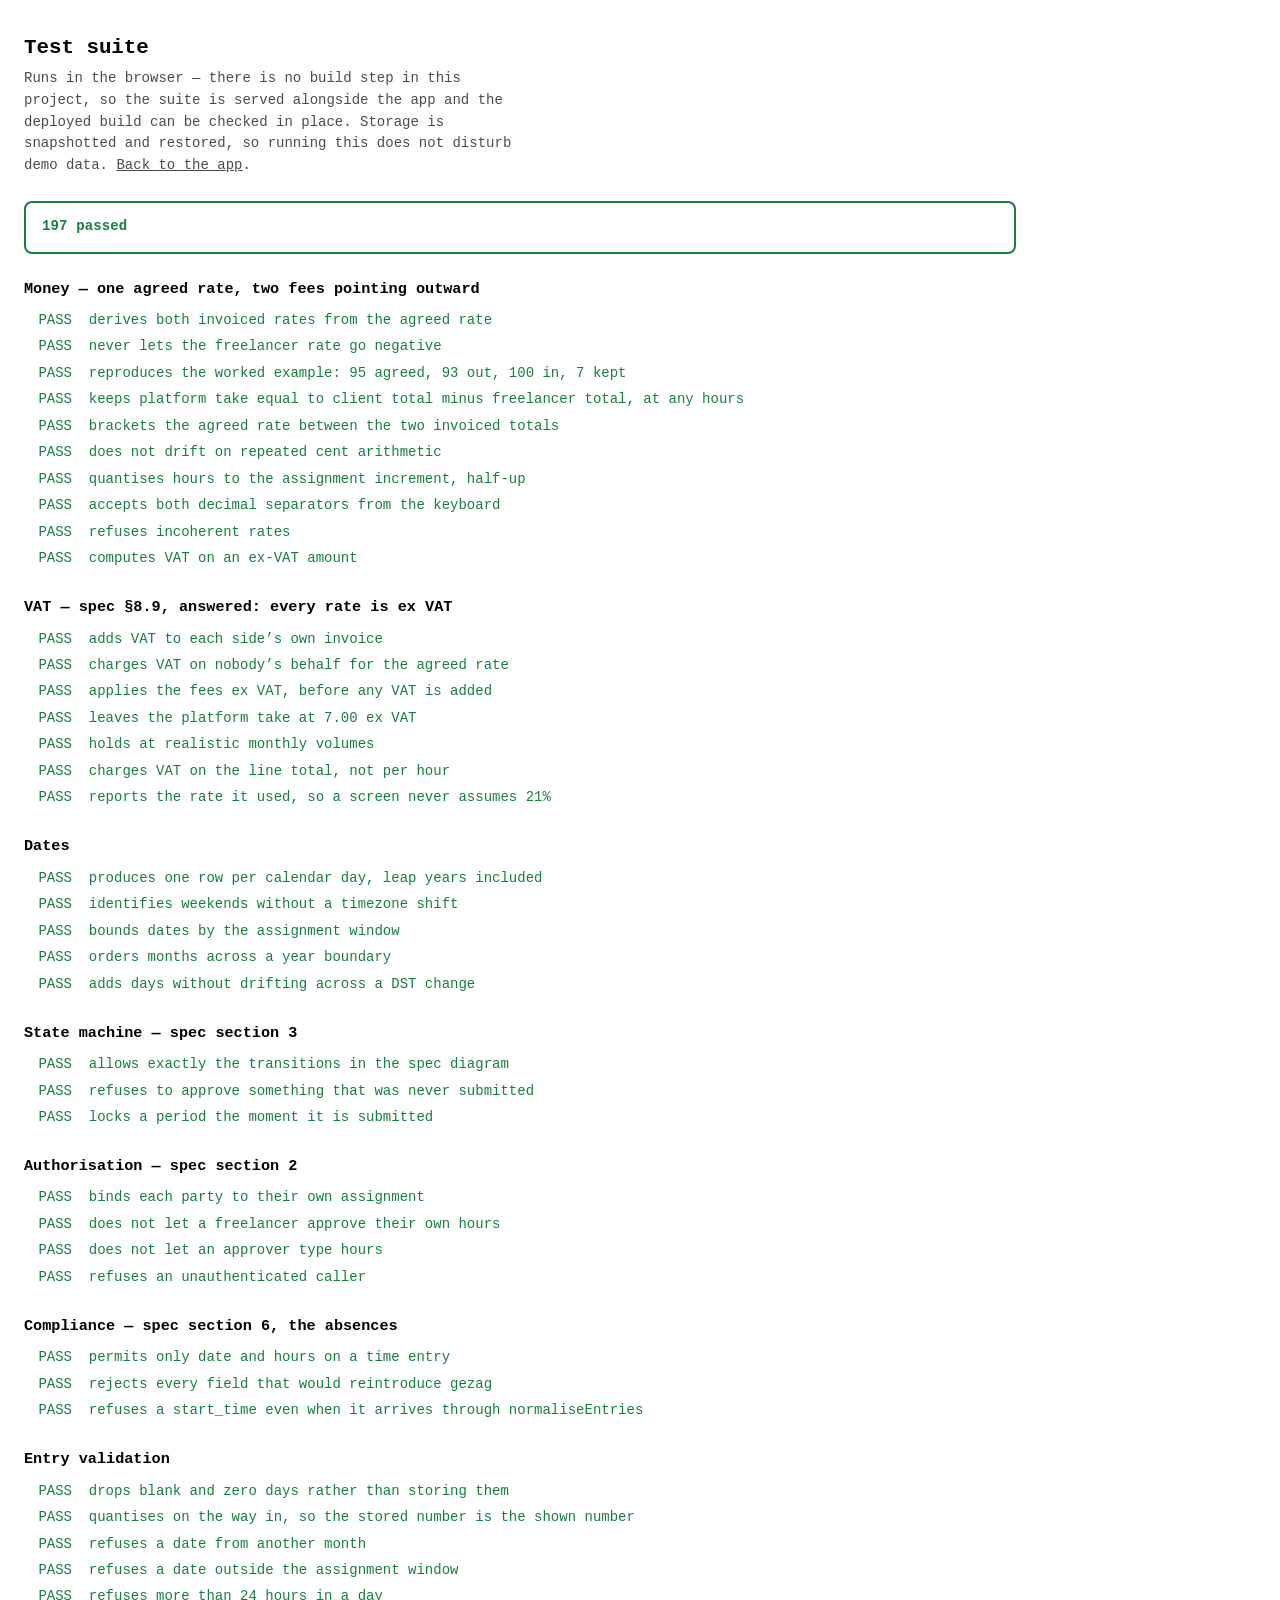
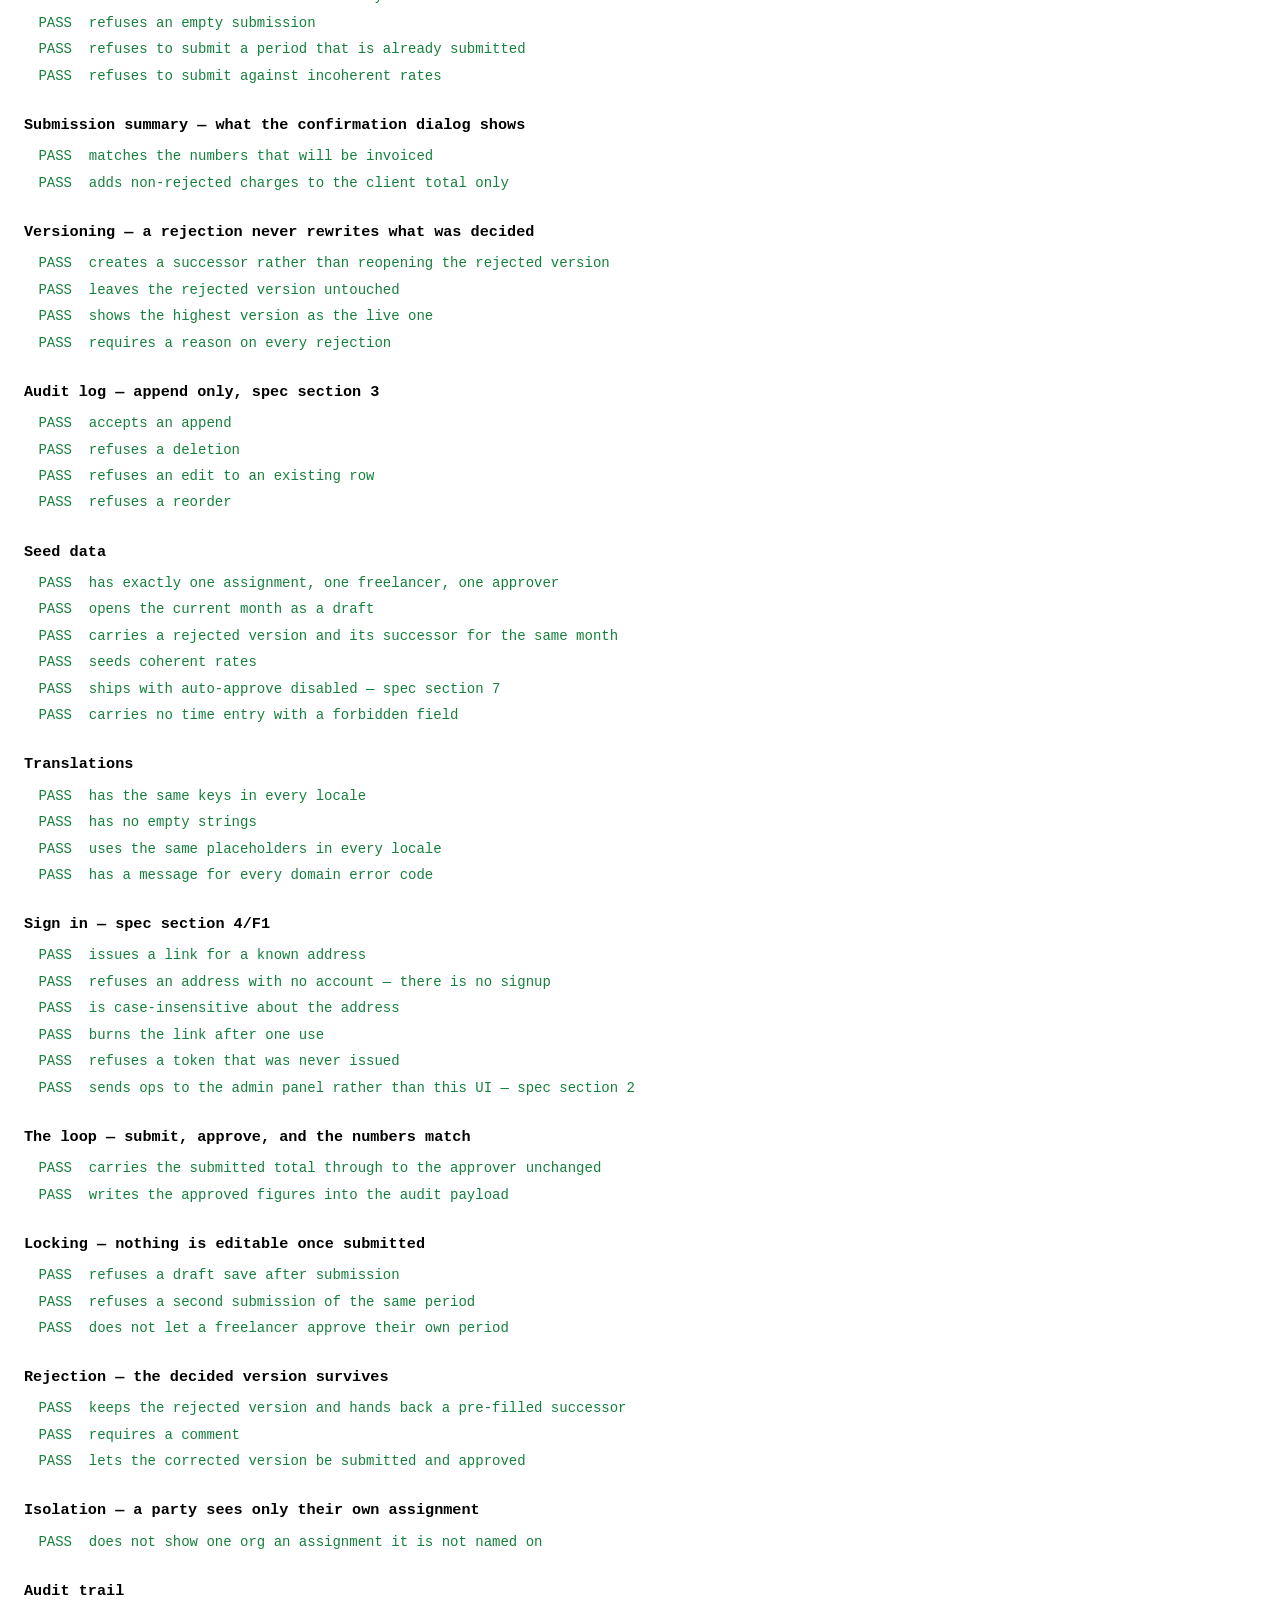
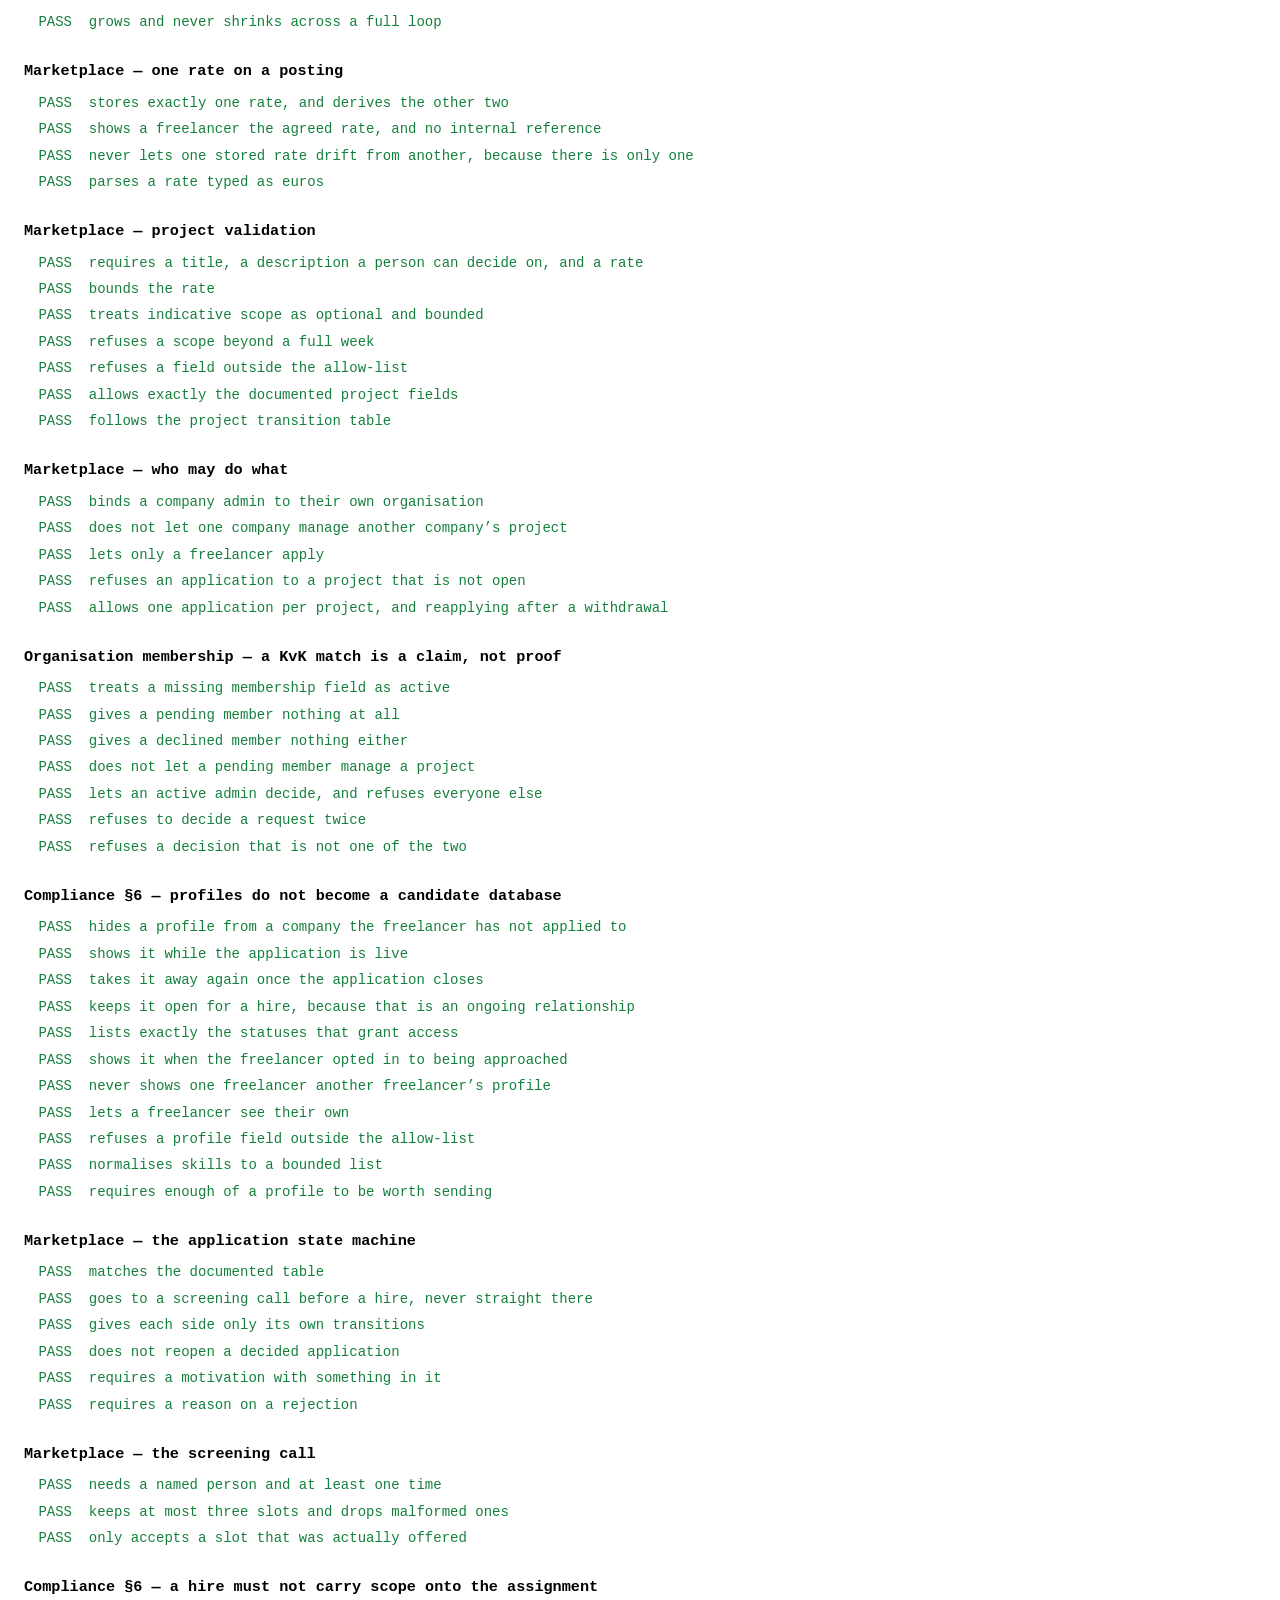
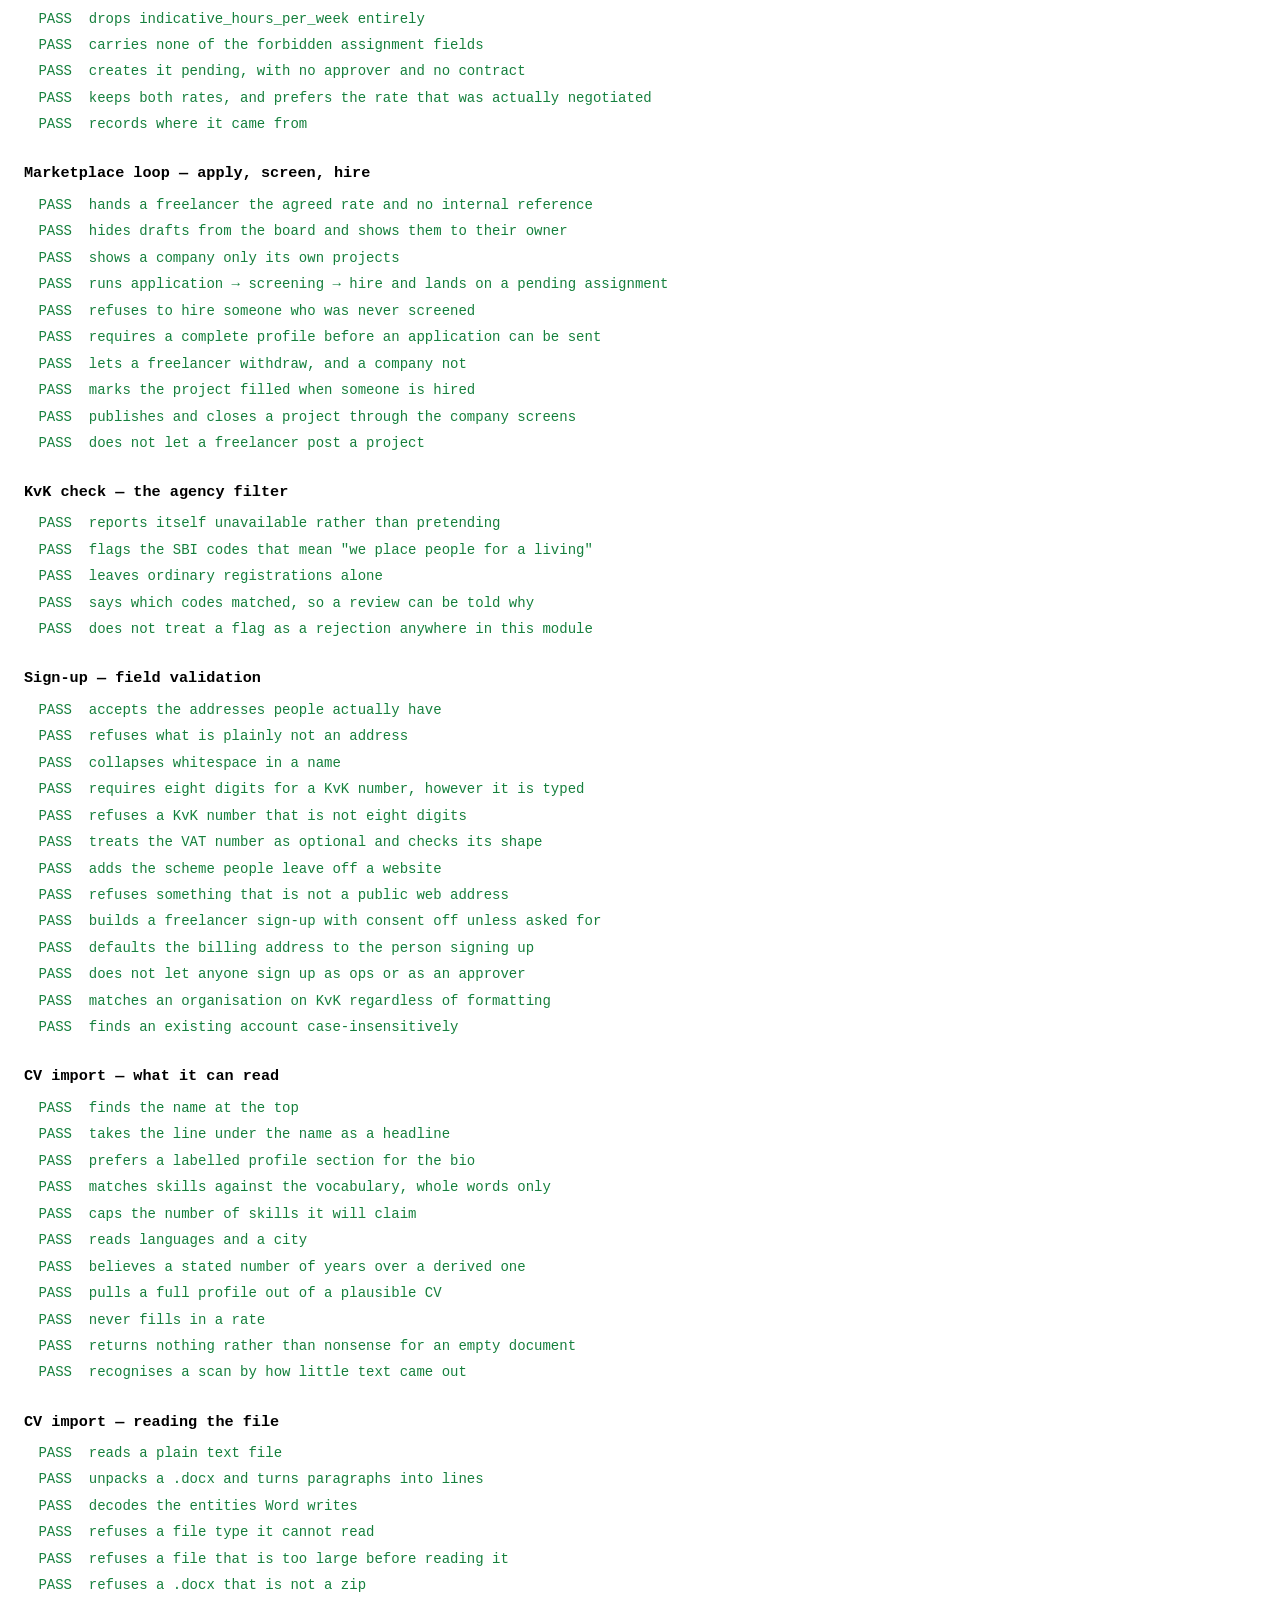
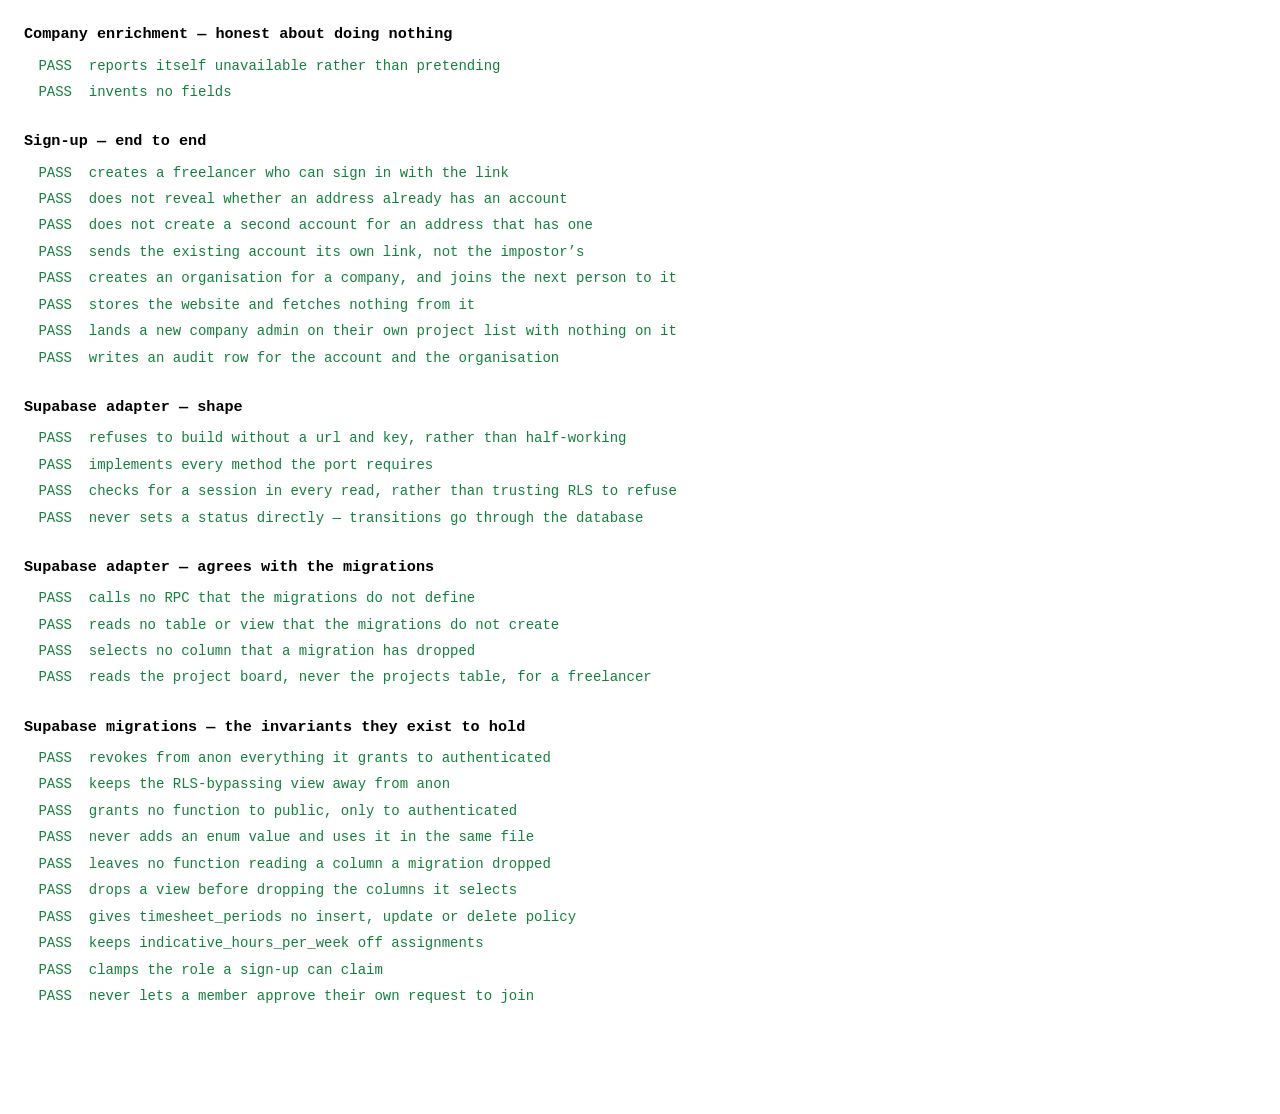
<file: tests.html>
<!DOCTYPE html>
<html lang="en">
<head>
<meta charset="utf-8">
<meta name="viewport" content="width=device-width, initial-scale=1">
<meta name="color-scheme" content="light dark">
<meta name="robots" content="noindex, nofollow">
<title>Tests — ThePlatform</title>
<style>
  :root { color-scheme: light dark; }
  body {
    font: 14px/1.55 ui-monospace, SFMono-Regular, Menlo, Consolas, monospace;
    margin: 0; padding: 2rem 1.5rem 5rem; max-width: 62rem;
  }
  h1 { font-size: 1.3rem; margin: 0 0 0.25rem; }
  .lead { opacity: 0.7; margin: 0 0 1.5rem; max-width: 60ch; }
  .summary {
    position: sticky; top: 0; padding: 0.85rem 1rem; margin-bottom: 1.5rem;
    border-radius: 8px; font-weight: 700; letter-spacing: 0.01em;
    background: Canvas; border: 2px solid currentColor;
  }
  .summary.ok   { color: #15803d; }
  .summary.bad  { color: #b42318; }
  .summary.busy { opacity: 0.6; }
  .suite { margin-bottom: 1.5rem; }
  .suite h2 { font-size: 0.95rem; margin: 0 0 0.4rem; }
  ul { list-style: none; margin: 0; padding: 0; }
  li { padding: 0.15rem 0 0.15rem 0.9rem; white-space: pre-wrap; }
  li.pass { color: #15803d; }
  li.fail { color: #b42318; font-weight: 700; }
  a { color: inherit; }
</style>
</head>
<body>

<h1>Test suite</h1>
<p class="lead">
  Runs in the browser — there is no build step in this project, so the suite is
  served alongside the app and the deployed build can be checked in place.
  Storage is snapshotted and restored, so running this does not disturb demo
  data. <a href="index.html">Back to the app</a>.
</p>

<div class="summary busy" id="summary" role="status">Running…</div>
<div id="output"></div>

<script type="module">
  import { run } from './src/test/runner.js';
  import './src/test/tests.js';
  import './src/test/flow.js';
  import './src/test/marketplace.js';
  import './src/test/signup.js';
  import './src/test/supabase.js';

  const output = document.getElementById('output');
  const summary = document.getElementById('summary');

  run(output).then(({ passed, failed }) => {
    summary.className = 'summary ' + (failed === 0 ? 'ok' : 'bad');
    summary.textContent = failed === 0
      ? passed + ' passed'
      : failed + ' FAILED, ' + passed + ' passed';
    // Read by CI: document.title carries the result for a headless check.
    document.title = (failed === 0 ? 'PASS' : 'FAIL') + ' — ' + passed + '/' + (passed + failed);
    window.__testResults = { passed, failed };
  }).catch((err) => {
    summary.className = 'summary bad';
    summary.textContent = 'Suite crashed: ' + (err && err.message ? err.message : err);
    window.__testResults = { passed: 0, failed: 1, error: String(err) };
  });
</script>

</body>
</html>
</file>
